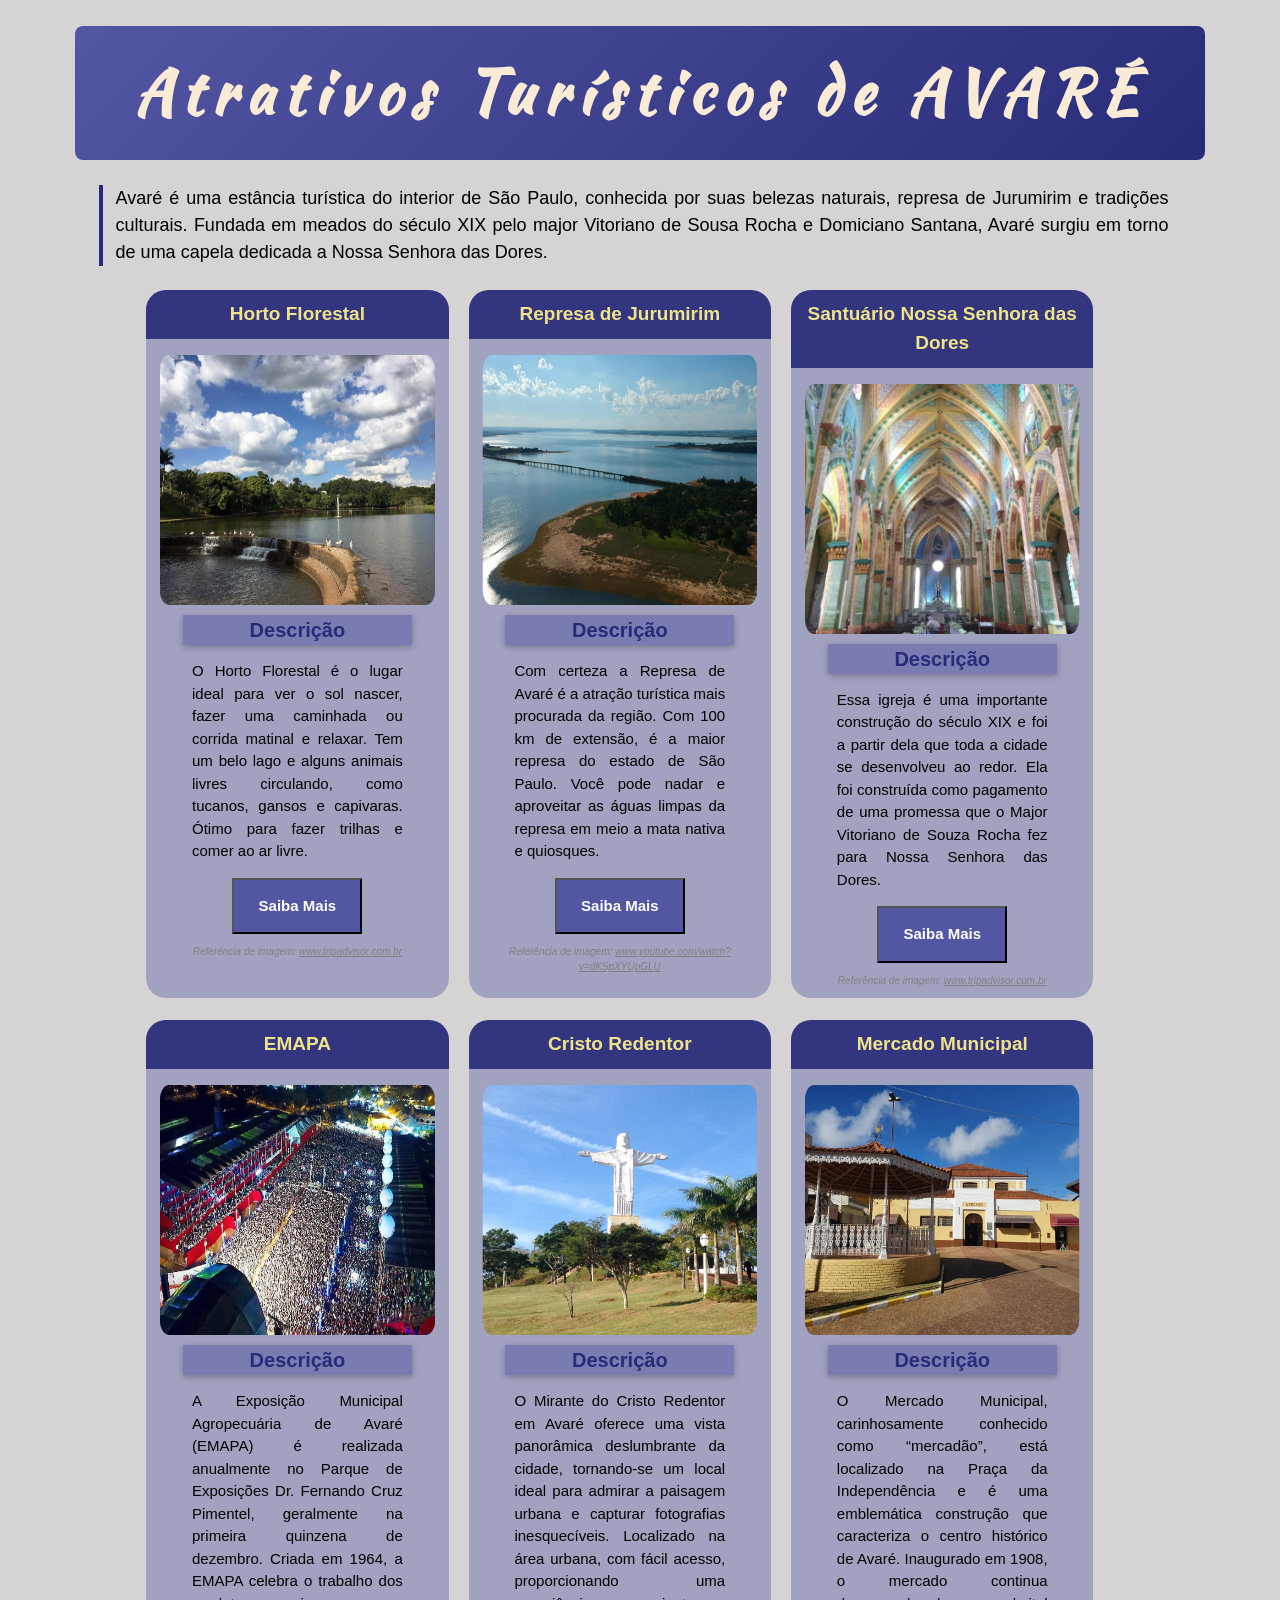
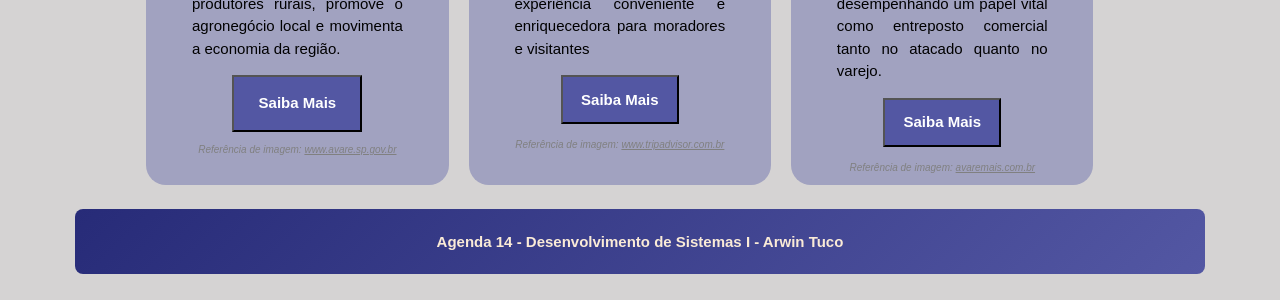
<file: atrativos-turisticos/index.html>
<!DOCTYPE html>
<html lang="pt-BR">

<head>
    <meta charset="UTF-8">
    <meta name="viewport" content="width=device-width, initial-scale=1.0">
    <link rel="stylesheet" href="https://www.w3schools.com/w3css/4/w3.css">
    <link rel="stylesheet" href="style.css">

    <title>Atrativos Turísticos - Avaré</title>
</head>

<body class="w3-center">
    <div class="w3-container" id="titulo-principal">
        <h1><strong>Atrativos Turísticos de AVARÉ</strong></h1>
    </div>

    <div id="sobre">
        <p>
            Avaré é uma estância turística do interior de São Paulo, conhecida por suas belezas naturais, represa
            de Jurumirim e tradições culturais. Fundada em meados do século XIX pelo major Vitoriano de Sousa Rocha
            e Domiciano Santana, Avaré surgiu em torno de uma capela dedicada a Nossa Senhora das Dores.
        </p>
    </div>
    <div class="container-principal w3-row-padding">
        <!-- Lado Direito -->
        <div class="conteudo w3-hover-opacity">
            <div class="titulo w3-container">
                <h2>Horto Florestal</h2>
            </div>
            <!-- Imagem e Descrição do Ponto Turístico -->
            <div class="w3-row-padding w3-margin-top">
                <img src="img/horto-florestal.jpg">
                <div class="descrição">
                    <h3 class="w3-card">Descrição</h3>
                    <p>
                        O Horto Florestal é o lugar ideal para ver o sol nascer, fazer uma caminhada ou corrida
                        matinal e relaxar. Tem um belo lago e alguns animais livres circulando, como tucanos,
                        gansos e capivaras. Ótimo para fazer trilhas e comer ao ar livre.
                    </p>
                </div>
            </div>
            <button class="w3-hover-opacity">Saiba Mais</button>
            <div class="refImg">
                <p>Referência de imagem:
                    <a href="https://www.tripadvisor.com.br/Attraction_Review-g1732576-d2415173-Reviews-Horto_Florestal-Avare_State_of_Sao_Paulo.html">
                        www.tripadvisor.com.br
                    </a>
                </p>
            </div>
        </div>
        <!-- Centro -->
        <div class="conteudo  w3-hover-opacity">
            <div class="titulo w3-container">
                <h2>Represa de Jurumirim</h2>
            </div>
            <!-- Imagem e Descrição do Ponto Turístico -->
            <div class="w3-row-padding w3-margin-top">
                <img src="img/represa.jpg">
                <div class="descrição">
                    <h3 class="w3-card">Descrição</h3>
                    <p>
                        Com certeza a Represa de Avaré é a atração turística mais procurada da região. Com 100 km de
                        extensão, é a maior represa do estado de São Paulo. Você pode nadar e aproveitar as águas limpas
                        da represa em meio a mata nativa e quiosques.
                    </p>
                </div>
            </div>
            <button class="w3-hover-opacity">Saiba Mais</button>
            <div class="refImg">
                <p>Referência de imagem:
                    <a href="https://www.youtube.com/watch?v=dKSpXYUpGLU">
                        www.youtube.com/watch?v=dKSpXYUpGLU
                    </a>
                </p>
            </div>
        </div>
        <!-- Lado Esquerdo-->
        <div class="conteudo w3-hover-opacity">
            <div class="titulo w3-container">
                <h2>Santuário Nossa Senhora das Dores</h2>
            </div>
            <!-- Imagem e Descrição do Ponto Turístico -->
            <div class="w3-row-padding w3-margin-top">
                <img src="img/Santuario.jpg">
                <div class="descrição">
                    <h3 class="w3-card">Descrição</h3>
                    <p>
                        Essa igreja é uma importante construção do século XIX e foi a partir dela que toda a
                        cidade se desenvolveu ao redor. Ela foi construída como pagamento de uma promessa que
                        o Major Vitoriano de Souza Rocha fez para Nossa Senhora das Dores.
                    </p>
                </div>
            </div>
            <button class="w3-hover-opacity">Saiba Mais</button>
            <div class="refImg">
                <p>Referência de imagem:
                    <a href="https://www.tripadvisor.com.br/Attraction_Review-g1732576-d10511961-Reviews-Santuario_de_Nossa_Senhora_das_Dores-Avare_State_of_Sao_Paulo.html">
                        www.tripadvisor.com.br
                    </a>
                </p>
            </div>
        </div>
    </div>
    <br>
    <div class="container-principal w3-row-padding">
        <!-- Lado Direito -->
        <div class="conteudo w3-hover-opacity">
            <div class="titulo w3-container">
                <h2>EMAPA</h2>
            </div>
            <!-- Imagem e Descrição do Ponto Turístico -->
            <div class="w3-row-padding w3-margin-top">
                <img src="img/emapa.webp">
                <div class="descrição">
                    <h3 class="w3-card">Descrição</h3>
                    <p>
                        A Exposição Municipal Agropecuária de Avaré (EMAPA) é realizada anualmente no Parque
                        de Exposições Dr. Fernando Cruz Pimentel, geralmente na primeira quinzena de dezembro.
                        Criada em 1964, a EMAPA celebra o trabalho dos produtores rurais, promove o agronegócio
                        local e movimenta a economia da região.
                    </p>
                </div>
            </div>
            <button class="w3-hover-opacity">Saiba Mais</button>
            <div class="refImg">
                <p>Referência de imagem:
                    <a href="https://www.avare.sp.gov.br/noticias/shows-de-alto-nivel-e-grande-publico-marcam-emapa/">
                        www.avare.sp.gov.br
                    </a>
                </p>
            </div>
        </div>
        <!-- Centro -->
        <div class="conteudo  w3-hover-opacity">
            <div class="titulo w3-container">
                <h2>Cristo Redentor</h2>
            </div>
            <!-- Imagem e Descrição do Ponto Turístico -->
            <div class="w3-row-padding w3-margin-top">
                <img src="img/cristo.jpg">
                <div class="descrição">
                    <h3 class="w3-card">Descrição</h3>
                    <p>
                        O Mirante do Cristo Redentor em Avaré oferece uma vista panorâmica deslumbrante da cidade,
                        tornando-se um local ideal para admirar a paisagem urbana e capturar fotografias inesquecíveis.
                        Localizado na área urbana, com fácil acesso, proporcionando uma experiência conveniente e
                        enriquecedora para moradores e visitantes
                    </p>
                    <button class="w3-hover-opacity">Saiba Mais</button>
                </div>
            </div>
            <div class="refImg">
                <p>Referência de imagem:
                    <a href="https://www.tripadvisor.com.br/Attraction_Review-g1732576-d6976845-Reviews-Cristo_Redentor-Avare_State_of_Sao_Paulo.html#/media/6976845/?type=ALL_INCLUDING_RESTRICTED&albumid=-160&category=-160">
                        www.tripadvisor.com.br
                    </a>
                </p>
            </div>
        </div>
        <!-- Lado Esquerdo-->
        <div class="conteudo w3-hover-opacity">
            <div class="titulo w3-container">
                <h2>Mercado Municipal</h2>
            </div>
            <!-- Imagem e Descrição do Ponto Turístico -->
            <div class="w3-row-padding w3-margin-top">
                <img src="img/mercado.webp">
                <div class="descrição">
                    <h3 class="w3-card">Descrição</h3>
                    <p>
                        O Mercado Municipal, carinhosamente conhecido como “mercadão”, está localizado na Praça da
                        Independência e é uma emblemática construção que caracteriza o centro histórico de Avaré.
                        Inaugurado em 1908, o mercado continua desempenhando um papel vital como entreposto comercial
                        tanto no atacado quanto no varejo.
                    </p>
                    <button class="w3-hover-opacity">Saiba Mais</button>
                </div>
            </div>
            <div class="refImg">
                <p>Referência de imagem:
                    <a href="https://avaremais.com.br/guia/avare/turismo-em-avare/mercado-municipal-de-avare/">
                        avaremais.com.br
                    </a>
                </p>
            </div>
        </div>
    </div>
    <!-- Rodapé do site -->
    <footer>
        <p> Agenda 14 - Desenvolvimento de Sistemas I - Arwin Tuco</p>
    </footer>
</body>
</html>
</file>
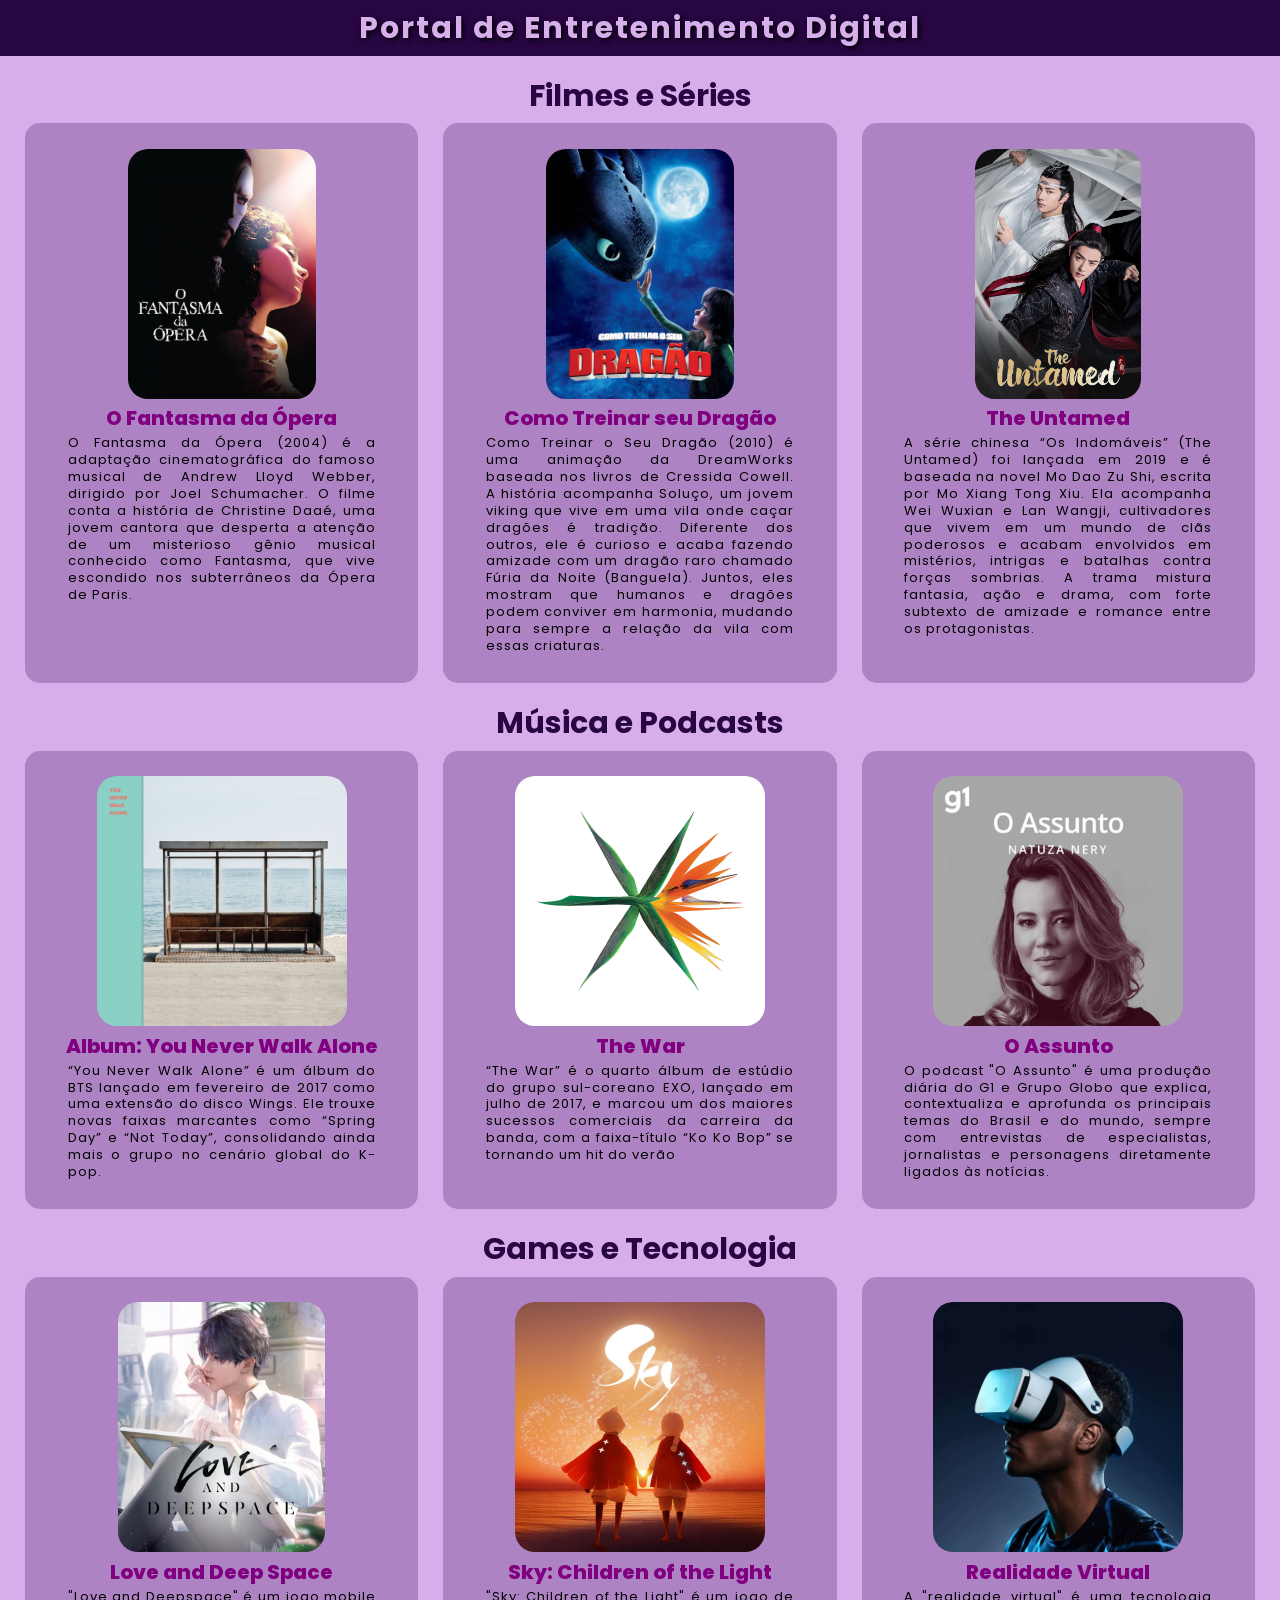
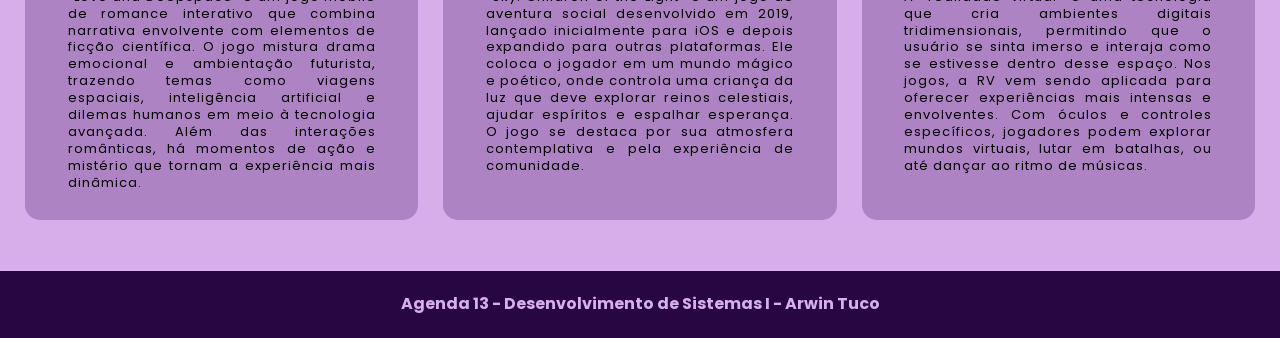
<file: meu-portal-de-entretenimento-digital/index.html>
<!DOCTYPE html>
<html lang="pt-BR">

<head>
    <meta charset="UTF-8">
    <meta name="viewport" content="width=device-width, initial-scale=1.0">
    <title>Meu portal de Entretenimento Digital</title>

    <!-- CSS Externo -->
    <link rel="stylesheet" href="reset.css">
    <link rel="stylesheet" href="style.css">

    <!-- CSS Interno aplicado ao rodapé -->
    <style>
        footer {
            background-color: #270642;
            color: #d7afea;
            text-align: center;
            padding: 2%;
            margin-top: 3%;
        }

        footer p {
            font-weight: bold;
        }
    </style>
</head>

<body>
    <!-- Título principal do portal com CSS Inline-->
    <h1 id="titulo-principal" style="color: #d7afea; font-weight: bold;">
        Portal de Entretenimento Digital
    </h1> 

    <!-- Catálogo de Filmes e Séries -->
    <div class="catalogo">

        <h2 class="titulo">Filmes e Séries</h2>
        <div class="coluna">
            <div class="item">
                <img src="img/filme1.jpg" alt="O Fantasma da Ópera">
                <h3>O Fantasma da Ópera</h3>
                <p>
                    O Fantasma da Ópera (2004) é a adaptação cinematográfica do famoso musical de Andrew Lloyd Webber, dirigido por Joel Schumacher. O filme conta a história de Christine Daaé, uma jovem cantora que desperta a atenção de um misterioso gênio musical conhecido como Fantasma, que vive escondido nos subterrâneos da Ópera de Paris.
                </p>
            </div>
            <div class="item">
                <img src="img/filme2.jpg" alt="Como treinar seu Dragão">
                <h3>Como Treinar seu Dragão</h3>
                <p>
                    Como Treinar o Seu Dragão (2010) é uma animação da DreamWorks baseada nos livros de Cressida Cowell. A história acompanha Soluço, um jovem viking que vive em uma vila onde caçar dragões é tradição. Diferente dos outros, ele é curioso e acaba fazendo amizade com um dragão raro chamado Fúria da Noite (Banguela). Juntos, eles mostram que humanos e dragões podem conviver em harmonia, mudando para sempre a relação da vila com essas criaturas.
                </p>
            </div>

            <div class="item">
                <img src="img/filme3.webp" alt="The Untamed">
                <h3>The Untamed</h3>
                <p>
                    A série chinesa “Os Indomáveis” (The Untamed) foi lançada em 2019 e é baseada na novel Mo Dao Zu Shi, escrita por Mo Xiang Tong Xiu. Ela acompanha Wei Wuxian e Lan Wangji, cultivadores que vivem em um mundo de clãs poderosos e acabam envolvidos em mistérios, intrigas e batalhas contra forças sombrias. A trama mistura fantasia, ação e drama, com forte subtexto de amizade e romance entre os protagonistas.
                </p>
            </div>
        </div>

        <h2 class="titulo">Música e Podcasts</h2>
        <div class="coluna">
            <div class="item">
                <img src="img/musica1.jpg" alt="Album: You Never Walk Alone">
                <h3>Album: You Never Walk Alone</h3>
                <p>
                    “You Never Walk Alone” é um álbum do BTS lançado em fevereiro de 2017 como uma extensão do disco Wings. Ele trouxe novas faixas marcantes como “Spring Day” e “Not Today”, consolidando ainda mais o grupo no cenário global do K-pop.
                </p>
            </div>

            <div class="item">
                <img src="img/musica2.jpg" alt="Album: The War">
                <h3>The War</h3>
                <p>
                    “The War” é o quarto álbum de estúdio do grupo sul-coreano EXO, lançado em julho de 2017, e marcou um dos maiores sucessos comerciais da carreira da banda, com a faixa-título “Ko Ko Bop” se tornando um hit do verão
                </p>
            </div>

            <div class="item">
                <img src="img/podcast.jpg" alt="Podcast: O Assunto">
                <h3>O Assunto</h3>
                <p>
                    O podcast "O Assunto" é uma produção diária do G1 e Grupo Globo que explica, contextualiza e aprofunda os principais temas do Brasil e do mundo, sempre com entrevistas de especialistas, jornalistas e personagens diretamente ligados às notícias.
                </p>
            </div>
        </div>

        <h2 class="titulo">Games e Tecnologia</h2>
        <div class="coluna">
            <div class="item">
                <img src="img/jogo1.webp" alt="Love and Depp Space">
                <h3>Love and Deep Space</h3>
                <p>
                    "Love and Deepspace" é um jogo mobile de romance interativo que combina narrativa envolvente com elementos de ficção científica. O jogo mistura drama emocional e ambientação futurista, trazendo temas como viagens espaciais, inteligência artificial e dilemas humanos em meio à tecnologia avançada. Além das interações românticas, há momentos de ação e mistério que tornam a experiência mais dinâmica.
                </p>
            </div>

            <div class="item">
                <img src="img/jogo2.png" alt="Sky: Children of the Light">
                <h3>Sky: Children of the Light</h3>
                <p>
                    "Sky: Children of the Light" é um jogo de aventura social desenvolvido em 2019, lançado inicialmente para iOS e depois expandido para outras plataformas.  Ele coloca o jogador em um mundo mágico e poético, onde controla uma criança da luz que deve explorar reinos celestiais, ajudar espíritos e espalhar esperança. O jogo se destaca por sua atmosfera contemplativa e pela experiência de comunidade.
                </p>
            </div>

            <div class="item">
                <img src="img/tecnologia.jpg" alt="Homem usando um óculos de Realidade Virtual (RV)">
                <h3>Realidade Virtual</h3>
                <p>
                    A "realidade virtual" é uma tecnologia que cria ambientes digitais tridimensionais, permitindo que o usuário se sinta imerso e interaja como se estivesse dentro desse espaço. Nos jogos, a RV vem sendo aplicada para oferecer experiências mais intensas e envolventes. Com óculos e controles específicos, jogadores podem explorar mundos virtuais, lutar em batalhas, ou até dançar ao ritmo de músicas.
                </p>
            </div>

        </div>
    </div>

    <!-- Rodapé do site -->
    <footer>
        <p> Agenda 13 - Desenvolvimento de Sistemas I - Arwin Tuco</p>
    </footer>
</body>

</html>
</file>
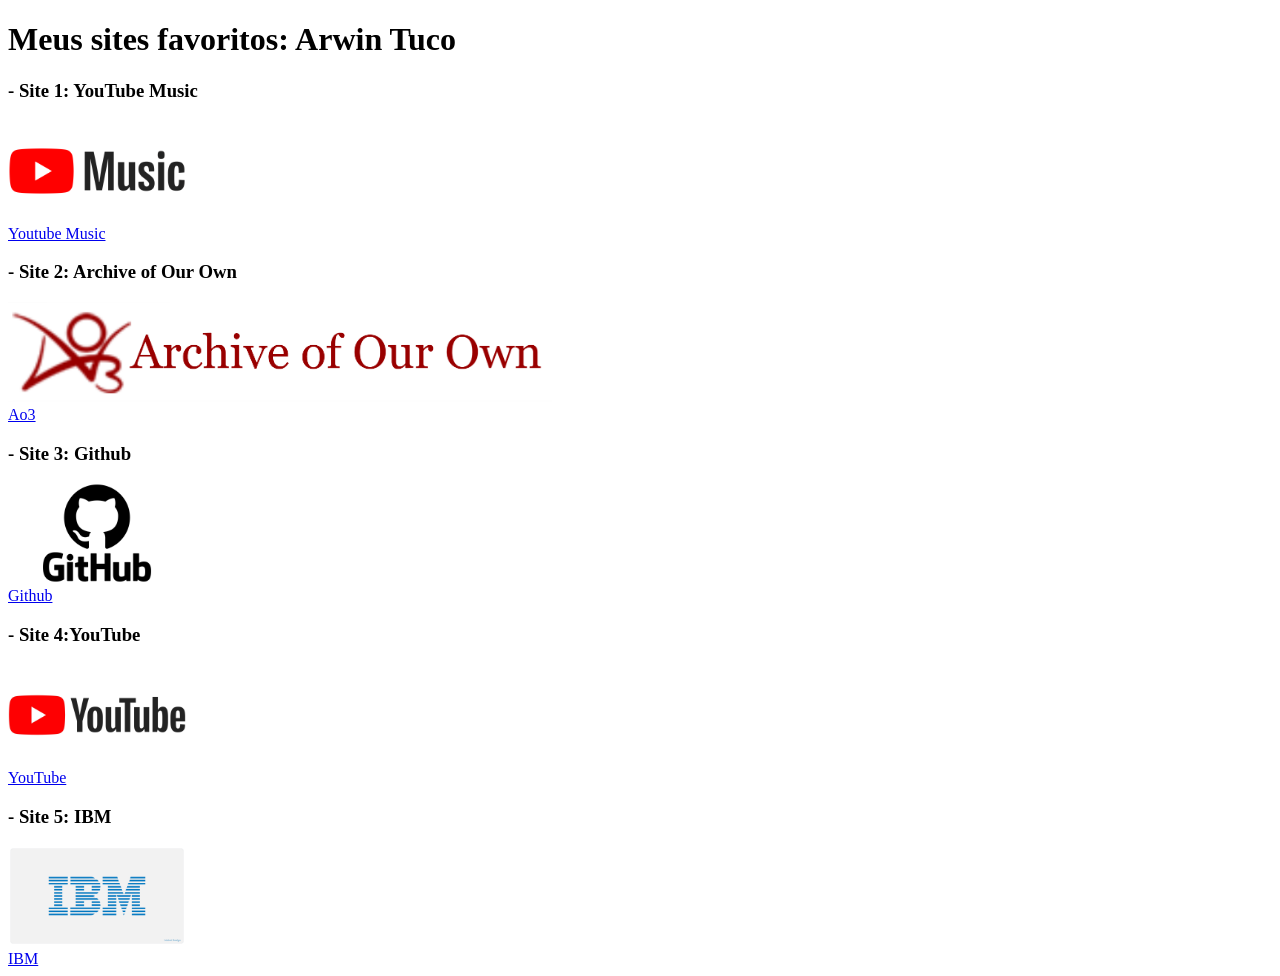
<file: meus-sites-favoritos/index.html>
<!DOCTYPE html>
<html lang="pt-BR">
<head>
    <meta charset="UTF-8">
    <meta name="viewport" content="width=device-width, initial-scale=1.0">
    <title>Meus sites favoritos</title>
    <!-- Definições do documento HTML -->
</head>
<body>
    <!-- Título principal da página -->
    <h1>Meus sites favoritos: Arwin Tuco</h1>

    <!-- Primeiro site favorito -->
    <h3>- Site 1: YouTube Music</h3>
    <img src="png/img1.png" alt="Youtube Music" height="100px">
    <a href="https://music.youtube.com"><br>Youtube Music</a>

    <!-- Segundo site favorito -->
    <h3>- Site 2: Archive of Our Own</h3>
    <img src="png/img2.png" alt="Archive of Our Own" height="100px">
    <a href="https://archiveofourown.org"><br>Ao3</a>

    <!-- Terceiro site favorito -->
    <h3>- Site 3: Github</h3>
    <img src="png/img3.png" alt="Github" height="100px">
    <a href="https://github.com"><br>Github</a>

    <!-- Quarto site favorito -->
    <h3>- Site 4:YouTube </h3>
    <img src="png/img4.jpg" alt="YouTube" height="100px">
    <a href="https://www.youtube.com/"><br>YouTube</a>

    <!-- Quinto site favorito -->
    <h3>- Site 5: IBM</h3>
    <img src="png/img5.png" alt="IBM" height="100px">
    <a href="https://www.ibm.com/br-pt"><br>IBM</a>

</body>
</html>
</file>
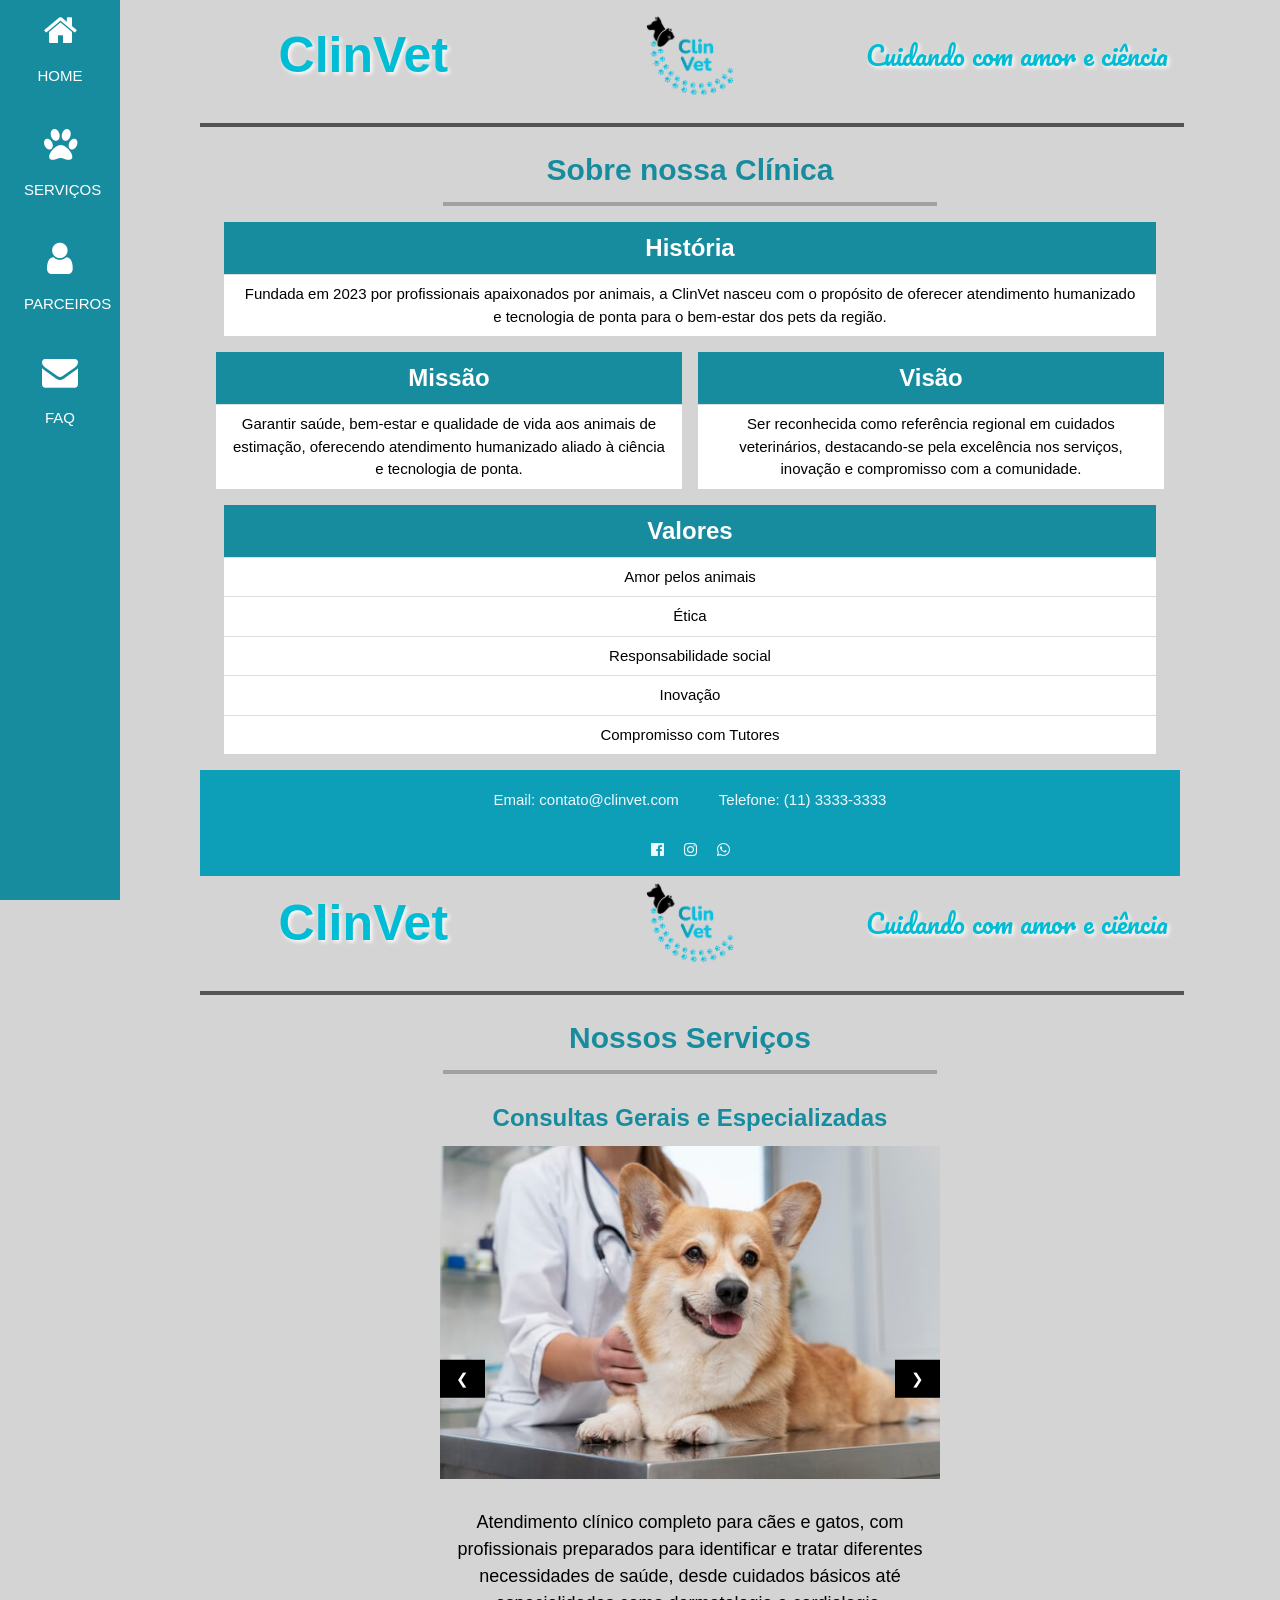
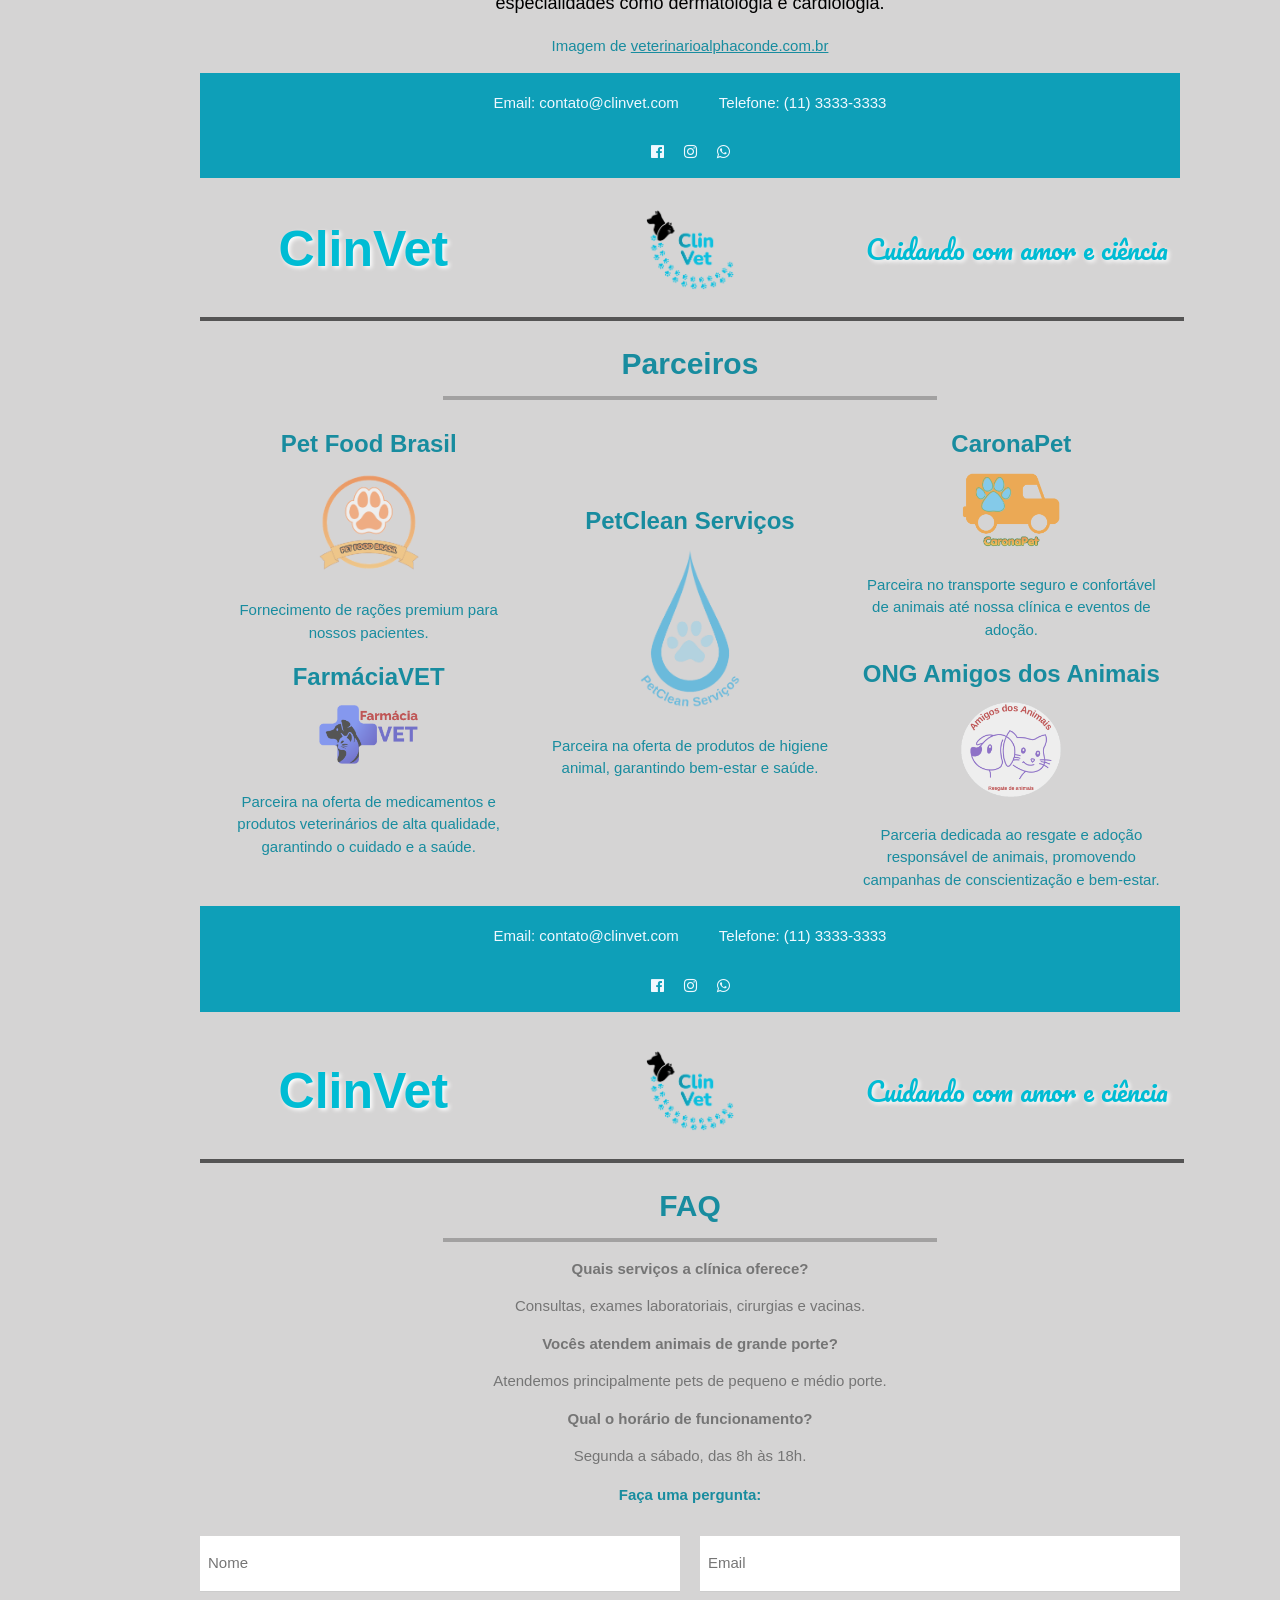
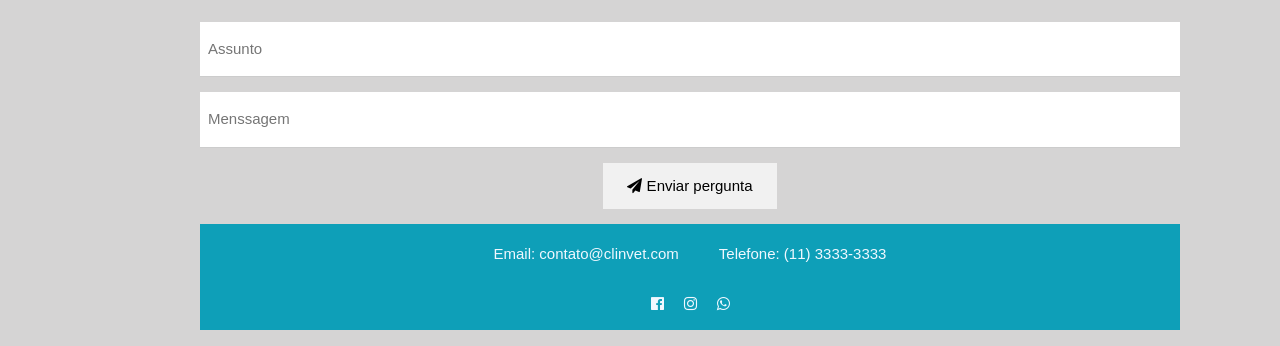
<file: site-ClinVet/index.html>
<!DOCTYPE html>
<html lang="pt-br">

<head>
    <meta charset="UTF-8">
    <meta name="viewport" content="width=device-width, initial-scale=1.0">
    <meta http-equiv="X-UA-Compatible" content="ie=edge">

    <link rel="stylesheet" href="https://www.w3schools.com/w3css/4/w3.css">
    <link rel="stylesheet" href="https://cdnjs.cloudflare.com/ajax/libs/font-awesome/4.7.0/css/font-awesome.min.css">
    <link href="https://fonts.googleapis.com/css2?family=Pacifico&display=swap" rel="stylesheet">

    <title>ClinVet</title>
    <style>
        body {
            background-color: #d5d4d4;
        }

        #main {
            margin-left: 100px
        }

        .w3-row-padding img {
            margin-bottom: 12px
        }

        .w3-sidebar {
            width: 120px;
            background: #188C9F;
        }
        body {
            font-family: "Montserrat", sans-serif;
            color: #188C9F;
        }

        .cabecalho {
            display: flex;
            align-items: center;
        }

        h1 {
            font-weight: 700;
            font-size: 50px;
            text-shadow: 2px 2px 4px white;
        }

        h2,
        h3 {
            font-weight: bold;
        }


        h4 {
            font-family: Pacifico;
            font-size: 26px;
            text-shadow: 2px 2px 4px white;
        }

        @media only screen and (max-width: 600px) {
            #main {
                margin-left: 0
            }
        }
    </style>

</head>

<body>
    <!--SideBar-->
    <nav class="w3-sidebar w3-bar-block w3-center w3-hide-small">
        <!-- Home -->
        <a href="#home" class="w3-bar-item w3-button w3-padding-large w3-hover-black w3-hover-text-cyan w3-text-white">
            <i class="fa fa-home w3-xxlarge"></i>
            <p>HOME</p>
        </a>
        <!-- Serviços-->
        <a href="#serviços"
            class="w3-bar-item w3-button w3-padding-large w3-hover-black w3-hover-text-cyan w3-text-white">
            <i class="fa fa-paw  w3-xxlarge"></i>
            <p>SERVIÇOS</p>
        </a>
        <!-- Parceiros -->
        <a href="#parceiros"
            class="w3-bar-item w3-button w3-padding-large w3-hover-black w3-hover-text-cyan w3-text-white">
            <i class="fa fa-user w3-xxlarge"></i>
            <p>PARCEIROS</p>
        </a>
        <!-- Faq -->
        <a href="#faq" class="w3-bar-item w3-button w3-padding-large w3-hover-black w3-hover-text-cyan w3-text-white">
            <i class="fa fa-envelope w3-xxlarge"></i>
            <p>FAQ</p>
        </a>
    </nav>

    <!--NavBar-->
    <div class="w3-top w3-hide-large w3-hide-medium">
        <nav class="w3-bar w3-black w3-opacity w3-hover-opacity-off w3-center w3-small">
            <a href="#home" class="w3-bar-item w3-button" style="width: 25% ">HOME</a>
            <a href="#serviços" class="w3-bar-item w3-button" style="width: 25% ">SERVIÇOS</a>
            <a href="#parceiros" class="w3-bar-item w3-button" style="width: 25% ">PARCEIROS</a>
            <a href="#faq" class="w3-bar-item w3-button" style="width: 25% ">FAQ</a>
        </nav>
    </div>

    <!--Conteúdo da Página -->
    <div class="w3-padding w3-center" id="main">
        <!-- Home -->
        <div class="page" style="height: 100%;" id="home">
            <header class="w3-content">
                <!-- Cabeçalho -->
                <div class="cabecalho w3-text-cyan w3-row w3-center">
                    <div class="w3-third">
                        <h1>ClinVet</h1>
                    </div>
                    <div class="w3-third">
                        <img src="img/clinVet.png" alt="Logo ClinVet" style="height:80px;">
                    </div>
                    <div class="w3-third">
                        <h4>Cuidando com amor e ciência</h4>
                    </div>
                </div>
                <hr style="width:100%; border:2px solid black;" class="w3-opacity">
            </header>
            <!-- Sobre -->
            <main class="w3-content">
                <div>
                    <h2>Sobre nossa Clínica</h2>
                    <hr style="width:50%; margin:auto; border:2px solid gray" class="w3-opacity w3-margin-bottom">

                    <div class="w3-row w3-row-padding">

                        <div class="w3-container w3-margin-bottom">
                            <ul class="w3-ul w3-white w3-center w3-hoverable">
                                <li class="w3-text-white w3-xlarge w3-padding"
                                    style="font-weight: bold; background-color: #188C9F;">História</li>
                                <li class="w3-padding">Fundada em 2023 por profissionais apaixonados por animais, a
                                    ClinVet nasceu com o
                                    propósito de oferecer atendimento humanizado e tecnologia de ponta para o bem-estar
                                    dos pets da região.</li>
                            </ul>
                        </div>

                        <div class="w3-container w3-half w3-margin-bottom">
                            <ul class="w3-ul w3-white w3-center w3-hoverable">
                                <li class="w3-text-white w3-xlarge w3-padding"
                                    style="font-weight: bold; background-color: #188C9F;">Missão</li>
                                <li class="w3-padding">Garantir saúde, bem-estar e qualidade de vida aos animais de
                                    estimação, oferecendo atendimento humanizado aliado à ciência e tecnologia de ponta.
                                </li>
                            </ul>
                        </div>

                        <div class="w3-container w3-half w3-margin-bottom">
                            <ul class="w3-ul w3-white w3-center w3-hoverable">
                                <li class="w3-text-white w3-xlarge w3-padding"
                                    style="font-weight: bold; background-color: #188C9F;">Visão</li>
                                <li class="w3-padding">Ser reconhecida como referência regional em cuidados
                                    veterinários, destacando-se pela excelência nos serviços, inovação e compromisso com
                                    a comunidade.</li>
                            </ul>
                        </div>

                        <div class="w3-container w3-margin-bottom">
                            <ul class="w3-ul w3-white w3-center w3-hoverable">
                                <li class="w3-text-white w3-xlarge w3-padding"
                                    style="font-weight: bold; background-color: #188C9F;">Valores</li>
                                <li class="w3-padding">Amor pelos animais</li>
                                <li class="w3-padding">Ética</li>
                                <li class="w3-padding">Responsabilidade social</li>
                                <li class="w3-padding">Inovação</li>
                                <li class="w3-padding">Compromisso com Tutores</li>
                            </ul>
                        </div>
                    </div>
                </div>
            </main>
            <!-- Rodapé da seção Home -->
            <footer class="w3-content w3-padding-small w3-center" style="background-color: #0e9fb8; color: aliceblue;">
                <div class="contatos" style="display: flex; justify-content: center; gap: 40px;">
                    <p>Email: contato@clinvet.com</p>
                    <p>Telefone: (11) 3333-3333</p>
                </div>
                <p style="display:flex; justify-content:center; gap:20px;">
                    <i class="fa fa-facebook-official w3-hover-opacity"></i>
                    <i class="fa fa-instagram w3-hover-opacity"></i>
                    <i class="fa fa-whatsapp w3-hover-opacity"></i>
                </p>
            </footer>
        </div>

        <!-- Serviços -->
        <div class="page" style="height: 100%;" id="serviços">
            <header class="w3-content">
                <!-- Cabeçalho -->
                <div class="cabecalho w3-text-cyan w3-row w3-center">
                    <div class="w3-third">
                        <h1>ClinVet</h1>
                    </div>
                    <div class="w3-third">
                        <img src="img/clinVet.png" alt="Logo ClinVet" style="height:80px;">
                    </div>
                    <div class="w3-third">
                        <h4>Cuidando com amor e ciência</h4>
                    </div>
                </div>
                <hr style="width:100%; border:2px solid black;" class="w3-opacity">
            </header>
            <!-- Slide -->
            <div class="w3-content">
                <h2>Nossos Serviços</h2>
                <hr style="width:50%; margin:auto; border:2px solid gray" class="w3-opacity w3-margin-bottom">

                <div class="w3-row w3-row-padding">
                    <div class="w3-content w3-display-container w3-center" style="max-width:500px">
                        <div class="slide">
                            <h3>Consultas Gerais e Especializadas</h3>
                            <img src="img/consulta.jpg" style="width:100%">
                            <p style="color: black; font-size: 18px;">Atendimento clínico completo para cães e gatos,
                                com profissionais preparados para identificar e tratar diferentes necessidades de saúde,
                                desde cuidados básicos até especialidades como dermatologia e cardiologia.</p>
                            <p>Imagem de <a
                                    href="https://veterinarioalphaconde.com.br/veterinario/">veterinarioalphaconde.com.br</a>
                            </p>
                        </div>
                        <div class="slide">
                            <h3>Cirurgias</h3>
                            <img src="img/cirurgia.webp" style="width:100%">
                            <p style="color: black; font-size: 18px;">Equipe especializada em procedimentos cirúrgicos, 
                                desde castrações até cirurgias emergenciais e ortopédicas, sempre com segurança e cuidado.</p>
                            <p>Imagem de <a
                                    href="https://veterinaria.hospvet.com.br/cirurgia-pet">veterinaria.hospvet.com.br</a>
                            </p>
                        </div>
                        <div class="slide">
                            <h3>Exames Laboratoriais e de Imagem</h3>
                            <img src="img/examesLaboratoriais.webp" style="width:100%">
                            <p style="color: black; font-size: 18px;">Realizamos exames de sangue, urina, raio-X e 
                                ultrassonografia, oferecendo diagnósticos precisos para orientar o melhor tratamento.</p>
                            <p>Imagem de <a
                                    href="https://www.goldlabvet.com/exames-veterinarios/tgp/">www.goldlabvet.com</a>
                            </p>
                        </div>
                        <div class="slide">
                            <h3>Vacinação e e Controle Preventivo</h3>
                            <img src="img/vacinacao.jpg" style="width:100%">
                            <p style="color: black; font-size: 18px;">Aplicação de vacinas essenciais e acompanhamento 
                                preventivo para proteger os pets contra doenças, garantindo mais saúde e qualidade de vida.</p>
                            <p>Imagem de <a
                                    href="https://animaniacs.com.br/dicas-de-vacinacao/">animaniacs.com.br</a>
                            </p>
                        </div>
                        <div class="slide">
                            <h3>Banho e Tosa</h3>
                            <img src="img/banhoTosa.webp" style="width:100%">
                            <p style="color: black; font-size: 18px;">Serviço de higiene e estética que mantém os pets 
                                limpos, saudáveis e confortáveis, com técnicas adequadas para cada tipo de pelagem.</p>
                            <p>Imagem de <a
                                    href="https://centroveterinariopacaembu.com.br/banho-e-tosa-seu-cachorro-mais-cheiroso-e-saudavel/">centroveterinariopacaembu.com.br</a>
                            </p>
                        </div>
                        <div class="slide">
                            <h3>Acupuntura</h3>
                            <img src="img/acupuntura.jpg" style="width:100%">
                            <p style="color: black; font-size: 18px;">Tratamento complementar que utiliza técnicas de 
                                acupuntura para aliviar dores, reduzir inflamações e promover equilíbrio físico e emocional 
                                nos pets. Indicada para casos de artrite, problemas neurológicos, recuperação pós-cirúrgica 
                                e até controle de ansiedade.</p>
                            <p>Imagem de <a
                                    href="https://pataamar.com.br/blog/acupuntura-veterinaria-como-funciona/">pataamar.com.br</a>
                            </p>
                        </div>
                        <button class="w3-button w3-black w3-display-left" onclick="plusDivs(-
                        1)">&#10094;</button>
                        <button class="w3-button w3-black w3-display-right" onclick="plusDivs(1)">&#10095;</button>
                    </div>
                    <script>
                        var index = 0;
                        carousel();

                        function carousel() {
                            var i;
                            var x = document.getElementsByClassName("slide");
                            for (i = 0; i < x.length; i++) {
                                x[i].style.display = "none";
                            }
                            index++;
                            if (index > x.length) { index = 1 }
                            x[index - 1].style.display = "block";
                            setTimeout(carousel, 5000);
                        }

                        var slideIndex = 1;
                        showDivs(slideIndex);

                        function plusDivs(n) {
                            showDivs(slideIndex += n);
                        }

                        function showDivs(n) {
                            var i; 
                        var x = document.getElementsByClassName("slide");
                            if (n > x.length) { slideIndex = 1 }
                            if (n < 1) { slideIndex = x.length }
                            for (i = 0; i < x.length; i++) {
                                x[i].style.display = "none";
                            }
                            x[slideIndex - 1].style.display = "block";
                        } 
                    </script>
                </div>
            </div>
            <!-- Rodapé da seção Serviços -->
            <footer class="w3-content w3-padding-small w3-center" style="background-color: #0e9fb8; color: aliceblue;">
                <div class="contatos" style="display: flex; justify-content: center; gap: 40px;">
                    <p>Email: contato@clinvet.com</p>
                    <p>Telefone: (11) 3333-3333</p>
                </div>
                <p style="display:flex; justify-content:center; gap:20px;">
                    <i class="fa fa-facebook-official w3-hover-opacity"></i>
                    <i class="fa fa-instagram w3-hover-opacity"></i>
                    <i class="fa fa-whatsapp w3-hover-opacity"></i>
                </p>
            </footer>
        </div>

        <!-- Parceiros -->
        <div class="page w3-margin-top w3-padding" style="height: 100%;" id="parceiros">
            <!-- Cabeçalho da seção Parceiros -->
            <div class="w3-content">
                <div class="cabecalho w3-text-cyan w3-row w3-center">
                    <div class="w3-third">
                        <h1>ClinVet</h1>
                    </div>
                    <div class="w3-third">
                        <img src="img/clinVet.png" alt="Logo ClinVet" style="height:80px;">
                    </div>
                    <div class="w3-third">
                        <h4>Cuidando com amor e ciência</h4>
                    </div>
                </div>
                <hr style="width:100%; border:2px solid black;" class="w3-opacity">
            </div>
            <!-- Conteúdo Parceiros -->
            <div class="w3-content">
                <h2>Parceiros</h2>
                <hr style="width:50%; margin:auto; border:2px solid grey" class="w3-opacity w3-margin-bottom">

                <div class="w3-row w3-row-padding">
                    <div class="w3-third">
                        <div>
                            <h3>Pet Food Brasil</h3>
                            <img src="img/petFoodBrasil.png" style="width: 100px"
                                class="w3-opacity w3-hover-opacity-off">
                            <p>Fornecimento de rações premium para nossos pacientes.</p>
                        </div>
                        <div>
                            <h3>FarmáciaVET</h3>
                            <img src="img/farmaciaVet.png" style="width: 100px;"
                                class="w3-opacity w3-hover-opacity-off">
                            <p>Parceira na oferta de medicamentos e produtos veterinários de alta qualidade, garantindo
                                o
                                cuidado e a saúde.</p>
                        </div>

                    </div>

                    <div class="w3-third">
                        <div style="display: flex; flex-direction: column; align-items: center; padding: 25% 0%;">
                            <h3>PetClean Serviços</h3>
                            <img src="img/petCleanServicos.png" style="width: 100px"
                                class="w3-opacity w3-hover-opacity-off">
                            <p>Parceira na oferta de produtos de higiene animal, garantindo bem-estar e saúde.</p>
                        </div>
                    </div>

                    <div class="w3-third">
                        <div>
                            <h3>CaronaPet</h3>
                            <img src="img/caronaPet.png" style="width: 100px" class="w3-opacity w3-hover-opacity-off">
                            <p>Parceira no transporte seguro e confortável de animais até nossa clínica e eventos de
                                adoção.
                            </p>
                        </div>
                        <div>
                            <h3>ONG Amigos dos Animais</h3>
                            <img src="img/ongAmigosAnimais.png" style="width: 100px;"
                                class="w3-opacity w3-hover-opacity-off">
                            <p>Parceria dedicada ao resgate e adoção responsável de animais, promovendo campanhas de
                                conscientização e bem-estar.</p>
                        </div>
                    </div>
                </div>
            </div>
            <!-- Rodapé da seção Parceiros -->
            <footer class="w3-content w3-padding-small w3-center" style="background-color: #0e9fb8; color: aliceblue;">
                <div class="contatos" style="display: flex; justify-content: center; gap: 40px;">
                    <p>Email: contato@clinvet.com</p>
                    <p>Telefone: (11) 3333-3333</p>
                </div>
                <p style="display:flex; justify-content:center; gap:20px;">
                    <i class="fa fa-facebook-official w3-hover-opacity"></i>
                    <i class="fa fa-instagram w3-hover-opacity"></i>
                    <i class="fa fa-whatsapp w3-hover-opacity"></i>
                </p>
            </footer>
        </div>

        <!-- Faq -->
        <div class="page w3-margin-top w3-padding" style="height: 100%;" id="faq">
            <!-- Cabeçalho da seção FAQ -->
            <div class="w3-content">
                <div class="cabecalho w3-text-cyan w3-row w3-center">
                    <div class="w3-third">
                        <h1>ClinVet</h1>
                    </div>
                    <div class="w3-third">
                        <img src="img/clinVet.png" alt="Logo ClinVet" style="height:80px;">
                    </div>
                    <div class="w3-third">
                        <h4>Cuidando com amor e ciência</h4>
                    </div>
                </div>
                <hr style="width:100%; border:2px solid black;" class="w3-opacity">
            </div>
            <!-- Conteúdo FAQ -->
            <div class="w3-content">
                <h2>FAQ</h2>
                <hr style="width:50%; margin:auto; border:2px solid gray" class="w3-opacity w3-margin-bottom">

                <div class="w3-section w3-text-grey">
                    <p><strong>Quais serviços a clínica oferece?</strong></p>
                    <p>Consultas, exames laboratoriais, cirurgias e vacinas.</p>

                    <p><strong>Vocês atendem animais de grande porte?</strong></p>
                    <p>Atendemos principalmente pets de pequeno e médio porte.</p>

                    <p><strong>Qual o horário de funcionamento?</strong></p>
                    <p>Segunda a sábado, das 8h às 18h.</p>
                </div>
                <div>
                    <p><strong>Faça uma pergunta:</strong></p>
                    <form>
                        <div style="display:flex; gap:20px;">
                            <p style="flex:1;">
                                <input class="w3-input w3-padding-16" type="text" placeholder="Nome" required
                                    name="Nome">
                            </p>
                            <p style="flex:1;">
                                <input class="w3-input w3-padding-16" type="text" placeholder="Email" required
                                    name="Email">
                            </p>
                        </div>
                        <p>
                            <input class="w3-input w3-padding-16" type="text" placeholder="Assunto"
                                requiredname="Assunto">
                        </p>
                        <p>
                            <input class="w3-input w3-padding-16" placeholder="Menssagem" required name="Mensagem">
                        </p>

                        <p>
                            <button class="w3-button w3-light-grey w3-padding-large" type="submit">
                                <i class="fa fa-paper-plane"></i> Enviar pergunta
                            </button>
                        </p>
                    </form>
                </div>
            </div>
            <!-- Rodapé da seção FAQ -->
            <footer class="w3-content w3-padding-small w3-center" style="background-color: #0e9fb8; color: aliceblue;">
                <div class="contatos" style="display: flex; justify-content: center; gap: 40px;">
                    <p>Email: contato@clinvet.com</p>
                    <p>Telefone: (11) 3333-3333</p>
                </div>
                <p style="display:flex; justify-content:center; gap:20px;">
                    <i class="fa fa-facebook-official w3-hover-opacity"></i>
                    <i class="fa fa-instagram w3-hover-opacity"></i>
                    <i class="fa fa-whatsapp w3-hover-opacity"></i>
                </p>
            </footer>
        </div>
    </div>
</body>

</html>
</file>
<file: atrativos-turisticos/style.css>
@import url('https://fonts.googleapis.com/css2?family=Kaushan+Script&display=swap');

body {
    font-family: Verdana, Geneva, Tahoma, sans-serif;
    margin: 2%;
    background-color: rgb(213, 211, 211);
}

#titulo-principal {
    background: linear-gradient(135deg, rgb(83, 87, 163) 0%, rgb(39, 43, 120) 100%);
    color: white;
    padding: 1%;
    margin: 0% 4%;
    border-radius: 8px;
}

#titulo-principal h1 {
    font-family: 'Kaushan Script';
    font-weight: 900;
    font-size: 60px;
    letter-spacing: 10px;
    color: antiquewhite;
}


#sobre {
    text-align: justify;
    padding: 0% 1%;
    margin: 2% 6%;
    font-size: 18px;
    border-left: 4px solid rgb(39, 43, 120);
}

.container-principal {
    padding: 0% 9% 0%;
    display: flex;
}

.conteudo {
    width: 30%;
    margin: 0% 1%;
    background-color: rgb(83, 87, 163, 0.4);
    border-radius: 20px;

}

.titulo {
    background-color: rgb(39, 43, 120, 0.9);
    border-top-left-radius: 20px;
    border-top-right-radius: 20px;
}

.titulo h2 {
    font-size: 19px;
    font-weight: 700;
    color: rgb(239, 227, 136);
}

img {
    height: 250px;
    width: 100%;
    border-radius: 15px;
    padding: 0% 2%;
}

.descrição {
    border-radius: 5px;
    margin: 1% 10%;
}

.descrição h3 {
    font-size: 20px;
    font-weight: 600;
    color: rgb(39, 43, 120);
}

.descrição p {
    text-align: justify;
    padding: 0% 4%;
}

.w3-card {
    background-color: rgb(83, 87, 163, 0.5);
}

button {
    font-size: 15px;
    font-weight: 600;
    background-color: rgb(83, 87, 163);
    padding: 5% 8%;
    color: white;
}

.refImg p {
    color: gray;
    font-size: 10px;
    font-style: italic;
    text-align: center;
}

footer {
    background: linear-gradient(135deg, rgb(39, 43, 120) 0%, rgb(83, 87, 163) 100%);
    color: rgb(250, 235, 215);
    text-align: center;
    padding: 0.5%;
    margin: 2% 4% 0%;
    border-radius: 8px;
}

footer p {
    font-weight: bold;
}
</file>
<file: meu-portal-de-entretenimento-digital/style.css>
@import url('https://fonts.googleapis.com/css2?family=Poppins:ital,wght@0,100;0,200;0,300;0,400;0,500;0,600;0,700;0,800;0,900;1,100;1,200;1,300;1,400;1,500;1,600;1,700;1,800;1,900&display=swap');

/* Estilo geral da página */
body {
    background-color: #d7aeea;
    font-family: 'Poppins', sans-serif;
    color: aliceblue;
    box-sizing: border-box;
}

#titulo-principal {
    background-color: #270642;
    padding: 1%;
    font-size: 30px;
    letter-spacing: 2px;
    text-align: center;
    text-shadow: 2px 2px 5px #000000;
}

/* Imagens dos itens */
img {
    height: 250px;
    border-radius: 20px;
}

.catalogo {
    margin: 1%;
}

.titulo {
    font-size: 30px;
    font-weight: bold;
    text-align: center;
    color: #270642;
    padding-top: 1%;
}

/* Layout das colunas (Flexbox) */
.coluna {
    display: flex;              /* coloca os itens lado a lado */
    justify-content: space-around;
}

/* Estilo dos itens */
.item {
    width: 30%;                 
    text-align: center;
    padding: 2%;
    margin: 1%;
    background-color: rgba(113, 67, 135, 0.4);
    border-radius: 15px;
}

.item h3{
    font-size: 20px;
    font-weight: 800;
    color: purple;
    padding: 2% 0% 1% 0%;
}

.item p{
    font-size: 13px;
    color: #000000;
    text-align: justify;
    letter-spacing: 1px;
    line-height: 1.3;
    padding: 1% 5%;
}
</file>
